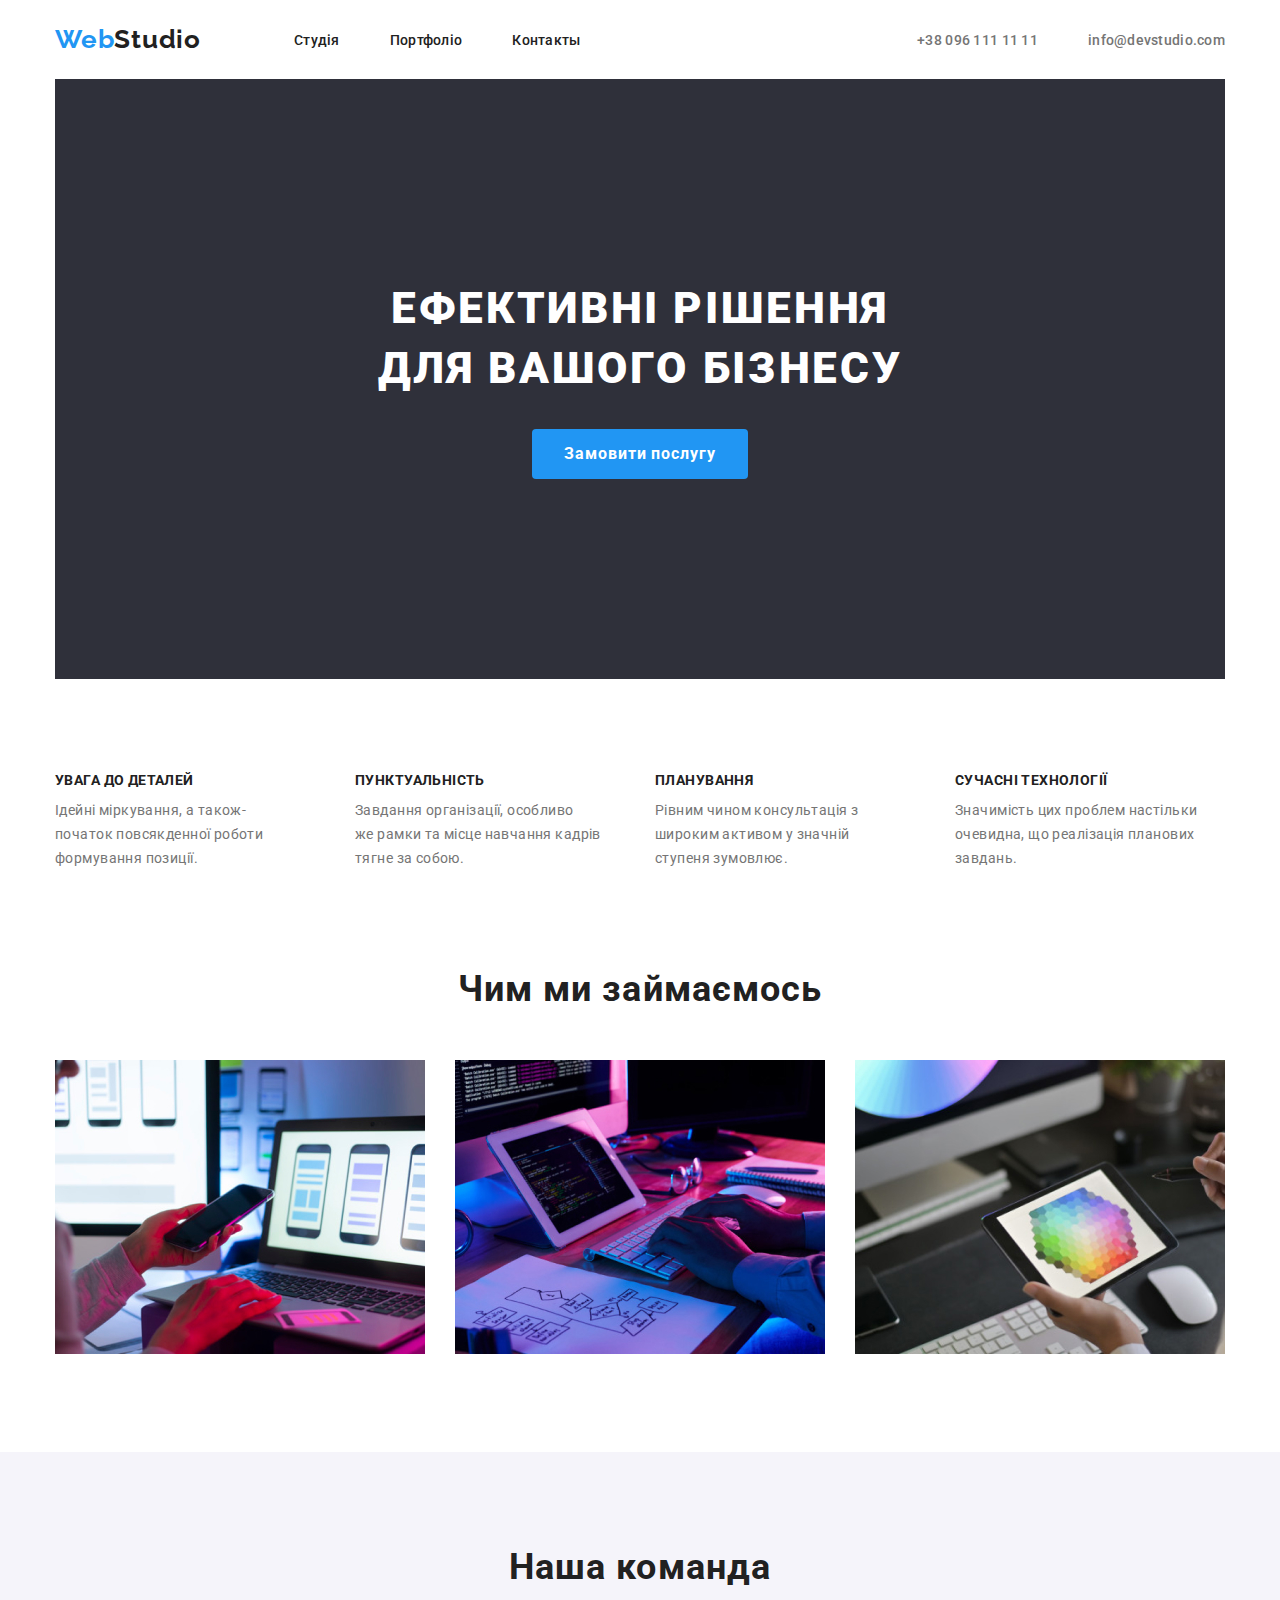
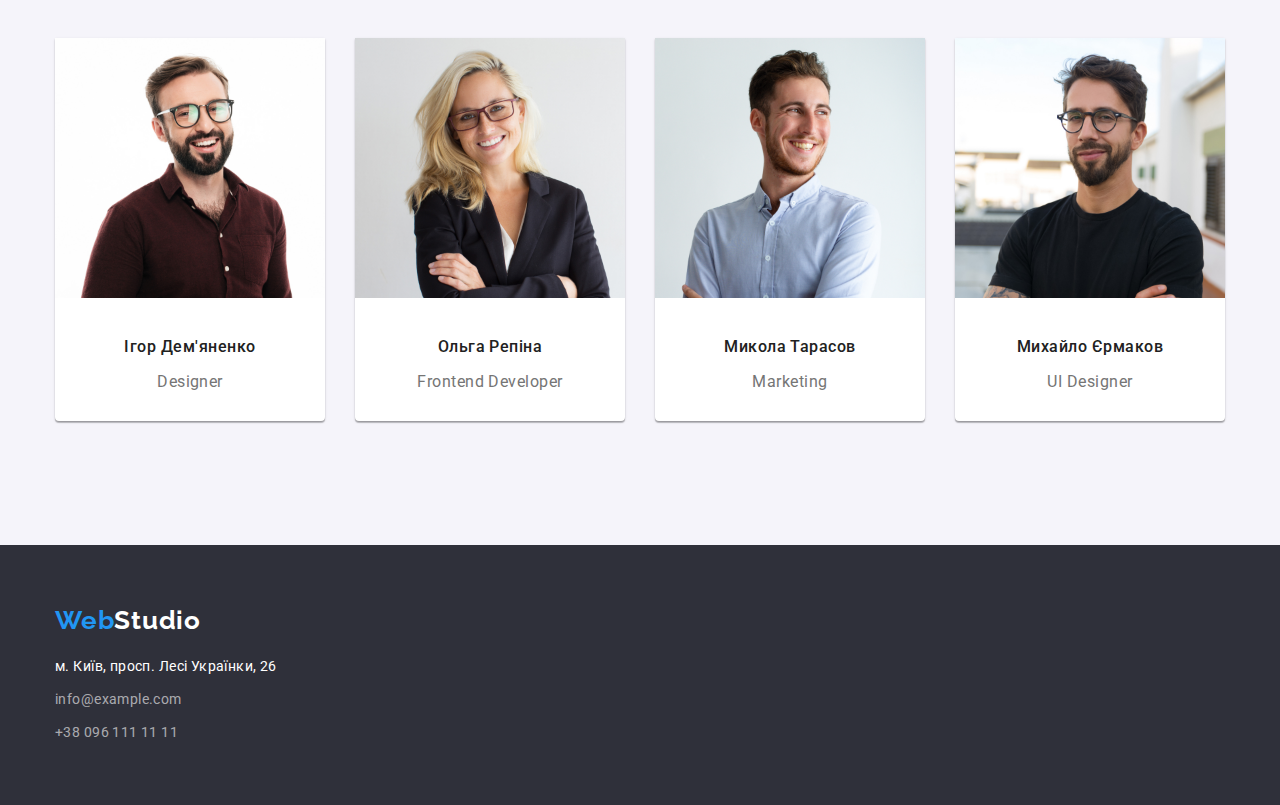
<file: index.html>
<!DOCTYPE html>
<html lang="uk">
<head>
    <meta charset="UTF-8">
    <meta http-equiv="X-UA-Compatible" content="IE=edge">
    <meta name="viewport" content="width=device-width, initial-scale=1.0">
    <title lang="en">Webstudio</title>
    <link rel="stylesheet" href="https://cdnjs.cloudflare.com/ajax/libs/modern-normalize/1.1.0/modern-normalize.min.css" integrity="sha512-wpPYUAdjBVSE4KJnH1VR1HeZfpl1ub8YT/NKx4PuQ5NmX2tKuGu6U/JRp5y+Y8XG2tV+wKQpNHVUX03MfMFn9Q==" crossorigin="anonymous" referrerpolicy="no-referrer" />
    <link rel="preconnect" href="https://fonts.googleapis.com">
    <link rel="preconnect" href="https://fonts.gstatic.com" crossorigin>
    <link href="https://fonts.googleapis.com/css2?family=Raleway:wght@700&family=Roboto:wght@400;500;700;900&display=swap" rel="stylesheet">
    <link rel="stylesheet" href="./css/style.css">
</head>
<body>
    <header class="header"> 
      <div class="container">
  <nav class="header-nav">
    <a class="header-logo link"href=""lang="en"> Web<span class="logo-accent-main">Studio</span></a> 
        <ul class="header-list list">
            <li class="header-item">
              <a href="./index.html" class="header-link link">Студія</a></li>
            <li class="header-item">
              <a href="./portfolio.html" class="header-link link">Портфоліо</a></li>
            <li class="header-item">
              <a href="" class="header-link link">Контакты</a></li>
  </nav>
            </ul>
        <ul class="header-cont">
            
            <li class="header-cont-list list"><a href="tel:++380961111111" class="header-tel link"> +38 096 111 11 11</a></li>
            <li class="header-cont-list list"><a href="mailto:info@devstudio.com" class="header-mail link">info@devstudio.com</a></li>
          
          </ul>
        
      </div>
    
    </header>
  <main>
    <div>
        <section class="slogan">
              <div class="container">
                <div class="slogan-container">
            <h1 class="slogan-title"> Ефективні рішення <br> для вашого бізнесу </h1> 
            <button class="slogan-btn"> Замовити послугу </button>
               </div>
              </div>
        </section>
    </div>

    <section class="about">
      <div class="container">
        <ul class="about-list list">
            <li class="about-item">
                <h3 class="about-title">Увага до деталей</h3>
                <p class="about-after-title">Ідейні міркування, а також-<br>
                  початок повсякденної роботи <br>
                  формування позиції.</p>
            </li>
            <li class="about-item">
                <h3 class="about-title">Пунктуальність</h3>
                <p class="about-after-title">Завдання організації, особливо <br>
                  же рамки та місце навчання кадрів <br> тягне за собою.</p>
            </li>
            <li class="about-item">
                <h3 class="about-title">Планування</h3>
                <p class="about-after-title"> Рівним чином консультація з <br>
                  широким активом у значній <br>
                  ступеня зумовлює.</p>
            </li>
            <li class="about-item">
                <h3 class="about-title">Сучасні технології</h3>
                <p class="about-after-title">Значимість цих проблем настільки <br>
                  очевидна, що реалізація планових <br>
                  завдань.</p>
            </li>
        </ul>
      </div>
    </section>

    <section class="example">
      <div class="container">
        <h2 class="example-title">Чим ми займаємось</h2>
      <ul class="example-list list">
        <li class="example-item"> <img src="./pict/a.jpg" alt="верстка" width="370" height="294"/> </li>
        <li class="example-item"> <img src="./pict/b.jpg" alt="дизайн" width="370" height="294"/> </li>
        <li class="example-item"> <img src="./pict/c.jpg" alt="зовнішнє оформлення" width="370" height="294"/> </li>
      </ul>
    </div>
    </section>

    <section class="team">
      <div class="container">
        <h2 class="team-main-title">Наша команда</h2>
      <ul class="team-list list">
       <li class="team-item"> 
        <img src="pict/d.jpg" alt="Ігор Дем'яненко" width="270" height="260"/>
        <div class="team-main">
        <h3 class="team-title"> Ігор Дем'яненко</h3>
        <p lang="en" class="team-after-title">Designer</p>
        </div>
       </li>
       <li class="team-item" >
        <img src="pict/e.jpg" alt="Ольга Репіна" width="270" height="260"/>
        <div class="team-main">
        <h3 class="team-title"> Ольга Репіна</h3>
        <p lang="en" class="team-after-title">Frontend Developer</p>
      </div>
       </li>
       <li class="team-item" >
        <img src="pict/f.jpg" alt="Микола Тарасов" width="270" height="260"/>
        <div class="team-main">
        <h3 class="team-title">Микола Тарасов</h3>
        <p lang="en" class="team-after-title">Marketing</p>
      </div>
       </li>
       <li class="team-item" >
        <img src="pict/g.jpg" alt="Михайло Єрмаков" width="270" height="260"/>
        <div class="team-main">
        <h3 class="team-title">Михайло Єрмаков</h3>
        <p lang="en" class="team-after-title">UI Designer</p>
      </div>
       </li>
      </ul>
    </div>
    </section>
  </main>
    <footer class="footer">
      <div class="container">
      <a class="footer-logo link" href=""lang="en">Web<span class="logo-accent-add">Studio</span></a>  
        <address >
            <ul class="footer-list list">
              <li class="footer-item"><a href="https://bit.ly/3pXMvUd" target="_blank" rel="noopener noreferrer" class="footer-address link">м. Київ, просп.
                  Лесі Українки, 26</a> </li>
              <li class="footer-item"><a href="mailto:info@devstudio.com" class="footer-mail link">info@example.com</a> </li>
              <li class="footer-item"><a href="tel:+380961111111" class="footer-tel link">+38 096 111 11 11</a> </li>
            </ul>
          </address>
        </div>
    </footer>
</body>
</html>
</file>
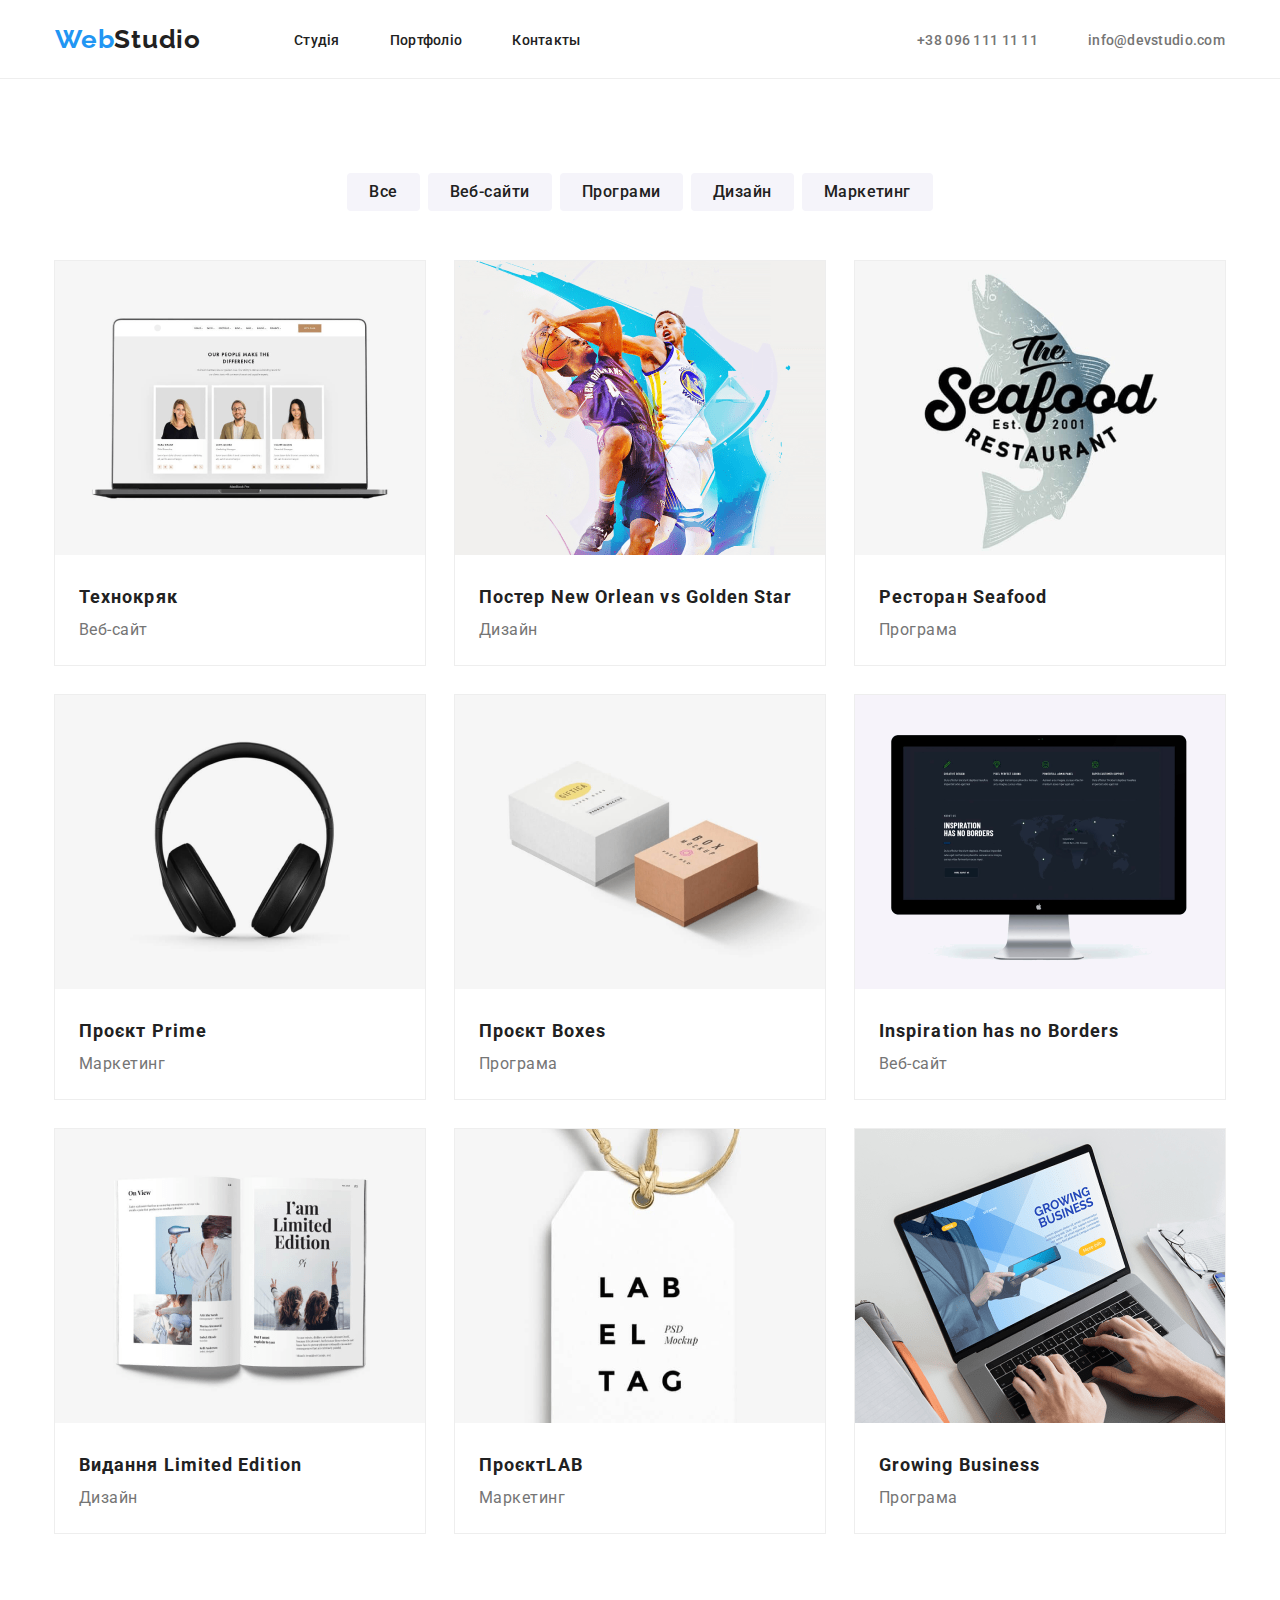
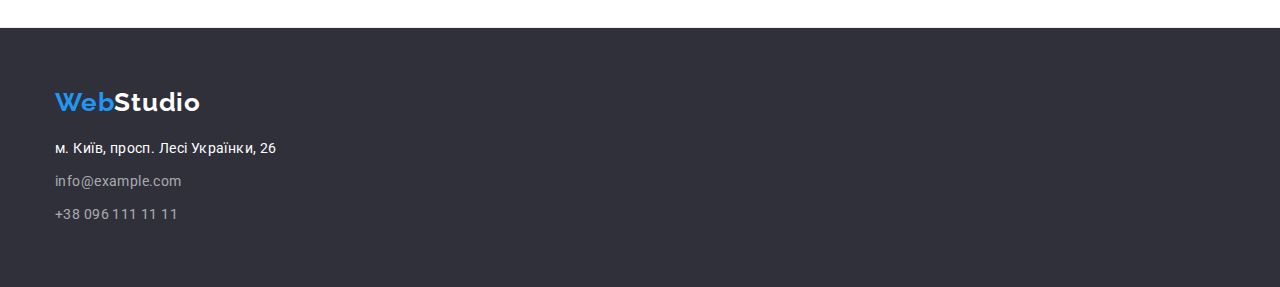
<file: portfolio.html>
<!DOCTYPE html>
<html lang="uk">
<head>
    <meta charset="UTF-8">
    <meta http-equiv="X-UA-Compatible" content="IE=edge">
    <meta name="viewport" content="width=device-width, initial-scale=1.0">
    <title>Портфоліо</title>
    <link rel="preconnect" href="https://fonts.googleapis.com">
    <link rel="preconnect" href="https://fonts.gstatic.com" crossorigin>
    <link href="https://fonts.googleapis.com/css2?family=Raleway:wght@700&family=Roboto:wght@400;500;700;900&display=swap" rel="stylesheet">
    <link rel="stylesheet" href="./css/style.css">
</head>
<body>
    <header class="header"> 
      <div class="container">
        <nav class="header-nav">
          <a class="header-logo link" href="./index.html"lang="en">Web<span class="logo-accent-main">Studio</span></a> 
              <ul class="header-list list">
                  <li class="header-item">
                    <a href="" class="header-link link">Студія</a></li>
                  <li class="header-item">
                    <a href="" class="header-link link">Портфоліо</a></li>
                  <li class="header-item">
                    <a href="" class="header-link link">Контакты</a></li>
              </ul>
        </nav>
              <ul class="header-cont">
                  <li class="header-cont-list list"><a href="tel:++38 096 111 11 11" class="header-tel link">+38 096 111 11 11</a></li>
                  <li class="header-cont-list list"><a href="mailto:info@devstudio.com" class="header-mail link">info@devstudio.com</a></li>
              </ul>
              </a>
            </div>
    </header>
    <main>
      <section class="portfolio-section">
        <div class="container">
          <h1 hidden class="portfolio-section-title">Портфоліо</h1>
        <ul class="portfolio-sections-list list">
            <li class="portfolio-sections-item"><button type="button" class="portfolio-btn">Все</button></li>
            <li class="portfolio-sections-item"><button type="button" class="portfolio-btn">Веб-сайти</button></li>
            <li class="portfolio-sections-item"><button type="button" class="portfolio-btn">Програми</button></li>
            <li class="portfolio-sections-item"><button type="button" class="portfolio-btn">Дизайн</button></li>
            <li class="portfolio-sections-item"><button type="button" class="portfolio-btn">Маркетинг</button></li>
        </ul>
        <ul class="portfolio-list list">
            <li class="portfolio-item">
              
              <a href="" class="portfolio-link link">
                <img src="pict/h.png"Технокряк" width="370" height="294">
                <div class="portfolio-title-main">
                <h2 class="portfolio-titles">Технокряк</h2>
                <p class="portfolio-after-title">Веб-сайт</p>
              </a>
           
            </li>
            <li class="portfolio-item">
              
               <a href="" class="portfolio-link link">
                <img src="pict/i.png" alt="Постер New Orlean vs Golden Star" width="370" height="294">
                <div class="portfolio-title-main">
                <h2 class="portfolio-titles">Постер <span lang="en">New Orlean vs Golden Star</span></h2>
                <p class="portfolio-after-title">Дизайн</p>
              </div>
               </a>
               
            </li>
            <li class="portfolio-item">
              
              <a href="" class="portfolio-link link">
                <img src="pict/j.png" alt="Ресторан Seafood" width="370" height="294">
                <div class="portfolio-title-main">
                <h2 class="portfolio-titles">Ресторан <span lang="en">Seafood</span></h2>
                <p class="portfolio-after-title">Програма</p>
              </div>
              </a>
              
            </li>
            <li class="portfolio-item">
             
              <a href="" class="portfolio-link link">
                <img src="pict/k.png" alt="Проєкт Prime" width="370" height="294">
                <div class="portfolio-title-main">
                <h2 class="portfolio-titles">Проєкт <span lang="en">Prime</span></h2>
                <p class="portfolio-after-title">Маркетинг</p>
              </div>
              </a>
              
            </li>
            <li class="portfolio-item">
             
              <a href="" class="portfolio-link link">
                <img src="pict/l.png" alt="Проєкт Boxes" width="370" height="294">
                <div class="portfolio-title-main">
                <h2 class="portfolio-titles">Проєкт <span lang="en">Boxes</span> </h2>
                <p class="portfolio-after-title">Програма</p>
              </div>
              </a>
              
            </li>
            <li class="portfolio-item">
             
              <a href="" class="portfolio-link link">
                <img src="pict/m.png" alt="Inspiration has no Borders" width="370" height="294">
                <div class="portfolio-title-main">
                <h2 class="portfolio-titles" lang="en">Inspiration has no Borders</h2>
                <p class="portfolio-after-title">Веб-сайт</p>
              </div>
              </a>
             
            </li>
            <li class="portfolio-item" class="teams">
              
              <a href="" class="portfolio-link link">
                <img src="pict/n.png" alt="Видання Limited Edition" width="370" height="294">
                <div class="portfolio-title-main">
                <h2 class="portfolio-titles">Видання <span>Limited Edition</span> </h2>
                <p class="portfolio-after-title">Дизайн</p>
              </div>
              </a>
              
            </li>
            <li class="portfolio-item" class="teams">
              <div class="works">
              <a href="" class="portfolio-link link">
                <img src="./pict/o.png" alt="Проєкт LAB" width="370" height="294">
                <div class="portfolio-title-main">
                <h2 class="portfolio-titles">Проєкт<span>LAB</span></h2>
                <p class="portfolio-after-title">Маркетинг</p>
              </div>
              </a>
              </div>
            </li>
            <li class="portfolio-item" class="teams">
              
              <a href="" class="portfolio-link link" >
                <img src="pict/p.png" alt="Growing Business" width="370" height="294">
                <div class="portfolio-title-main">
                <h2 class="portfolio-titles" lang="en">Growing Business</h2>
                <p class="portfolio-after-title">Програма</p>
              </div>
              </a>
              
            </li>
        </ul>
      </div>

      </section>  
    </main>
    <footer class="footer">
      <div class="container">
      <a class="footer-logo link" href=""lang="en">Web<span class="logo-accent-add">Studio</span></a>  
          <address >
              <ul class="footer-list list">
                <li class="footer-item"><a href="https://bit.ly/3pXMvUd" target="_blank" rel="noopener noreferrer" class="footer-address link">м. Київ, просп.
                    Лесі Українки, 26</a> </li>
                <li class="footer-item"><a href="mailto:info@devstudio.com" class="footer-mail link">info@example.com</a> </li>
                <li class="footer-item"><a href="tel:+380961111111" class="footer-tel link">+38 096 111 11 11</a> </li>
              </ul>
            </address>
          </div>
      </footer>
</body>
</html>
</file>
<file: css/style.css>
* {
    box-sizing: border-box;
    list-style: none;
    margin: 0;
    padding: 0;

}

:root {
    --header-color: #212121; 
    --accent-color: #2196F3;
    --main-font:  Roboto, sans-serif;
    --add-colar: #757575;
  
}

p, h1, h2, h3, h4, h5, h6 {
    margin: 0;
}

ul {
    margin: o;
    padding-left: 0;
}

body {
    font-family: var(--main-font);
}

.list {
    list-style: none;
}

.link {
    text-decoration: none;
}

.header {
    background-color: white;
    padding-top: 24px;
    padding-bottom: 25px;
}

.container {
    width: 1200px;
    margin: 0 auto;
    padding-left: 15px;
    padding-right: 15px;
    /*-------outline: 1px solid red;------------*/
}



/*--------------------------------HEADER-------------------------------------------------------*/

.header .container {
    display: flex;
}

.header-logo {
    font-family: 'Raleway',sans-serif;
    font-style: normal;
    font-weight: 700;
    font-size: 26px;
    line-height: 1,19;
    letter-spacing: 0.03em;
    color: #2196F3;
    margin-right: 93px;
}

    
.logo-accent-main {
    color:#212121;
}

.header-nav {
    display: flex;
    align-items: center;
}

.header-list {
    display: flex;
}

.header-cont {
    display: flex;
    align-items: center;
    margin-left: auto;
}


.header-link {
    font-weight: 500;
    font-size: 14px;
    line-height: 1.14;
    letter-spacing: 0.02em;
    color: var(--header-color);
}

.header-item:not(:last-child) {
    margin-right: 50px;
}


.header-cont-list:not(:last-child) {
    margin-right: 50px;
}


.header-link:hover {
    color: var(--accent-color);
    cursor: pointer;
}

.header-link:focus {
    color: var(--accent-color);
    cursor: pointer;
}

.header-tel {
    font-weight: 500;
    font-size: 14px;
    line-height: 1.14;
    letter-spacing: 0.02em;
    color: var(--add-colar);
}

.header-tel:hover { 
    color: var(--accent-color);
    cursor: pointer;
}

.header-tel:focus { 
    color: var(--accent-color);
    cursor: pointer;
}

.header-mail {
    font-weight: 500;
    font-size: 14px;
    line-height: 1.14;
    letter-spacing: 0.02em;
    color: var(--add-colar);
}

.header-mail:hover {
    color: var(--accent-color);
    cursor: pointer;
}

.header-mail:focus {
    color: var(--accent-color);
    cursor: pointer;
}

/*--------------------------------SLOGAN------------------------------------------*/
.slogan-title {
    font-weight: 900;
    font-size: 44px;
    line-height: 1.36;
    text-align: center;
    letter-spacing: 0.06em;
    color: #FFFFFF;
    text-transform:uppercase;
    margin-bottom: 30px;
}

.slogan-btn {
    font-family: var(--main-font);
    font-weight: 700;
    font-size: 16px;
    line-height: 1.88;
    display: flex;
    align-items: center;
    text-align: center;  
    letter-spacing: 0.06em;
    color: #FFFFFF;
   /*-----isnt neccessary----------*/
    background-color: #2196F3;
   padding: 10px 32px 10px 32px;
   border: 0px;
   margin-right: auto;
  margin-left: auto;
  border-radius: 4px;
}

.slogan-container {
  background-color: #2F303A;
  padding-top: 200px; 
  padding-bottom: 200px;
}


/*--------------------------ABOUT--------------------*/
   
.about {
    padding-top: 94px;
    
}

.about-list {
    display: flex;
}

.about-item:not(:last-child) {
    margin-right: 30px;
}

.about-title {
    font-weight: 700;
    font-size: 14px;
    line-height: 1.14;
    letter-spacing: 0.03em;
    text-transform: uppercase;
    color: var(--header-color);
    margin-bottom: 10px;
}

.about-after-title {
    font-size: 14px;
    line-height: 1.71;
    letter-spacing: 0.03em;
    color: var(--add-colar);
    width: 270px;
    height: 75px;
}

/*------------------------------EXAMPLE-----------------*/

.example {
    padding-top: 94px;
    padding-bottom: 94px;
    
}

.example-title {
    font-weight: 700;
    font-size: 36px;
    line-height: 1.17;
    text-align: center;
    letter-spacing: 0.03em;
    color: var(--header-color);
    margin-bottom: 50px;
    
}

.example-item:not(:last-child) {
    margin-right: 30px;
}

.example-list {
    padding-bottom: 188;
    display: flex;
}

/*---------------------------TEAM-----------------------------*/
/*-----isnt neccessary----------*/
.team {
    background-color:#F5F4FA;
    padding-bottom: 124px;
    padding-top: 94px;
}

.team-main-title {
    font-weight: 700;
    font-size: 36px;
    line-height: 1.17;
    text-align: center;
    letter-spacing: 0.03em;
    color: var(--header-color);
    margin-bottom: 50px;
    
}

.team-main {
    padding-top: 30px;
    padding-bottom: 30px;
}

.team-title {
    font-weight: 500;
    font-size: 16px;
    line-height: 1.9;
    text-align: center;
    letter-spacing: 0.03em;
    color: var(--header-color);
    margin-bottom: 10px;
}

.team-after-title {
    font-size: 16px;
    line-height: 1.19;
    text-align: center;
    letter-spacing: 0.03em;
    color: var(--add-colar);
}

.team-list {
    display: flex;
}

.team-item:not(:last-child) {
    margin-right: 30px;
}

.team-item {
    background-color: #FFFFFF;
    box-shadow: 0px 1px 3px rgba(0, 0, 0, 0.12), 0px 1px 1px rgba(0, 0, 0, 0.14), 0px 2px 1px rgba(0, 0, 0, 0.2);
    border-radius: 0px 0px 4px 4px;
}
/*------------------------------PORTFOLIO----------------------------------*/

.portfolio-section {
    padding-top: 94px;
    padding-bottom: 94px;
    outline: 1px solid #EEEEEE;
}

.portfolio-btn {
    font-family: var(--main-font);
    font-style: normal;
    font-weight: 500;
    font-size: 16px;
    line-height: 1.62;
    text-align: center;
    letter-spacing: 0.03em;
    color: var(--header-color);
    height: 38px;
    padding-left: 22px;
    padding-right: 22px;

    background: #F5F4FA;
    border-radius: 4px;
    border-color: #F5F4FA;
    border-style: none;
}

.portfolio-title-main {
    padding: 20px 24px 20px 24px;
}

.portfolio-titles {
    font-weight: 700;
    line-height: 2.00;
    letter-spacing: 0.06em;
    color: var(--header-color);
    font-size: 18px;
}

.portfolio-after-title {
    font-size: 16px;
    line-height: 1.88;
    letter-spacing: 0.03em;
    color: var(--add-colar);
}

.portfolio-list {
    margin-top: 50px;
    display: flex;
    flex-wrap: wrap;

}

.portfolio-sections-list {
   display: flex;
   justify-content: center;
}

.portfolio-sections-item:not(:last-child) {
    margin-right: 8px;
}

.portfolio-item {
    width: 370px;
    background: #FFFFFF;
    outline: 1px solid #EEEEEE;
}

.portfolio-item:nth-child(3n+2) {
     margin-right: 30px;
     
 }

 .portfolio-item:nth-child(3n+1) {
    margin-right: 30px;  
}

.portfolio-item:nth-child(1) {
    margin-bottom: 30px;  
}

.portfolio-item:nth-child(2) {
    margin-bottom: 30px;  
}

.portfolio-item:nth-child(3) {
    margin-bottom: 30px;  
}

.portfolio-item:nth-child(4) {
    margin-bottom: 30px;  
}


.portfolio-item:nth-child(5) {
    margin-bottom: 30px;  
}

.portfolio-item:nth-child(6) {
    margin-bottom: 30px;  
}

.portfolio-btn:hover {
    background-color:var(--accent-color);
    color: white;
    cursor: pointer;
}

.portfolio-btn:focus {
    color: var(--accent-color);
    cursor: pointer;
}







/*-----------------------------FOOTER------------------------------*/
/*-----isnt neccessary----------*/
.footer {
    background-color: #2F303A;
    padding-top: 60px;
    padding-bottom: 60px;
}

.footer-logo {
    font-family: 'Raleway',sans-serif;
    font-style: normal;
    font-weight: 700;
    font-size: 26px;
    line-height: 1,19;
    letter-spacing: 0.03em;
    color: #2196F3;
    margin-bottom: 20px;
    display: flex;
}



 .footer-tel {
    font-style: normal;
    font-size: 14px;
    line-height: 1.71;
    letter-spacing: 0.03em;
    color: rgba(255, 255, 255, 0.6);
    font-weight: 400;
    }
    
.footer-mail {
    font-style: normal;
    font-size: 14px;
    line-height: 1.71;
    letter-spacing: 0.03em;
    color: rgba(255, 255, 255, 0.6);
    font-weight: 400;
}
 
.footer-address {
    font-style: normal;
    font-size: 14px;
    line-height: 1.71;
    font-style: normal;
    letter-spacing: 0.03em;
    color: #FFFFFF;
}

.logo-accent-add {
    color: #FFFFFF;
}

.footer-item:not(:last-child) {
    margin-bottom: 9px;
}
</file>
